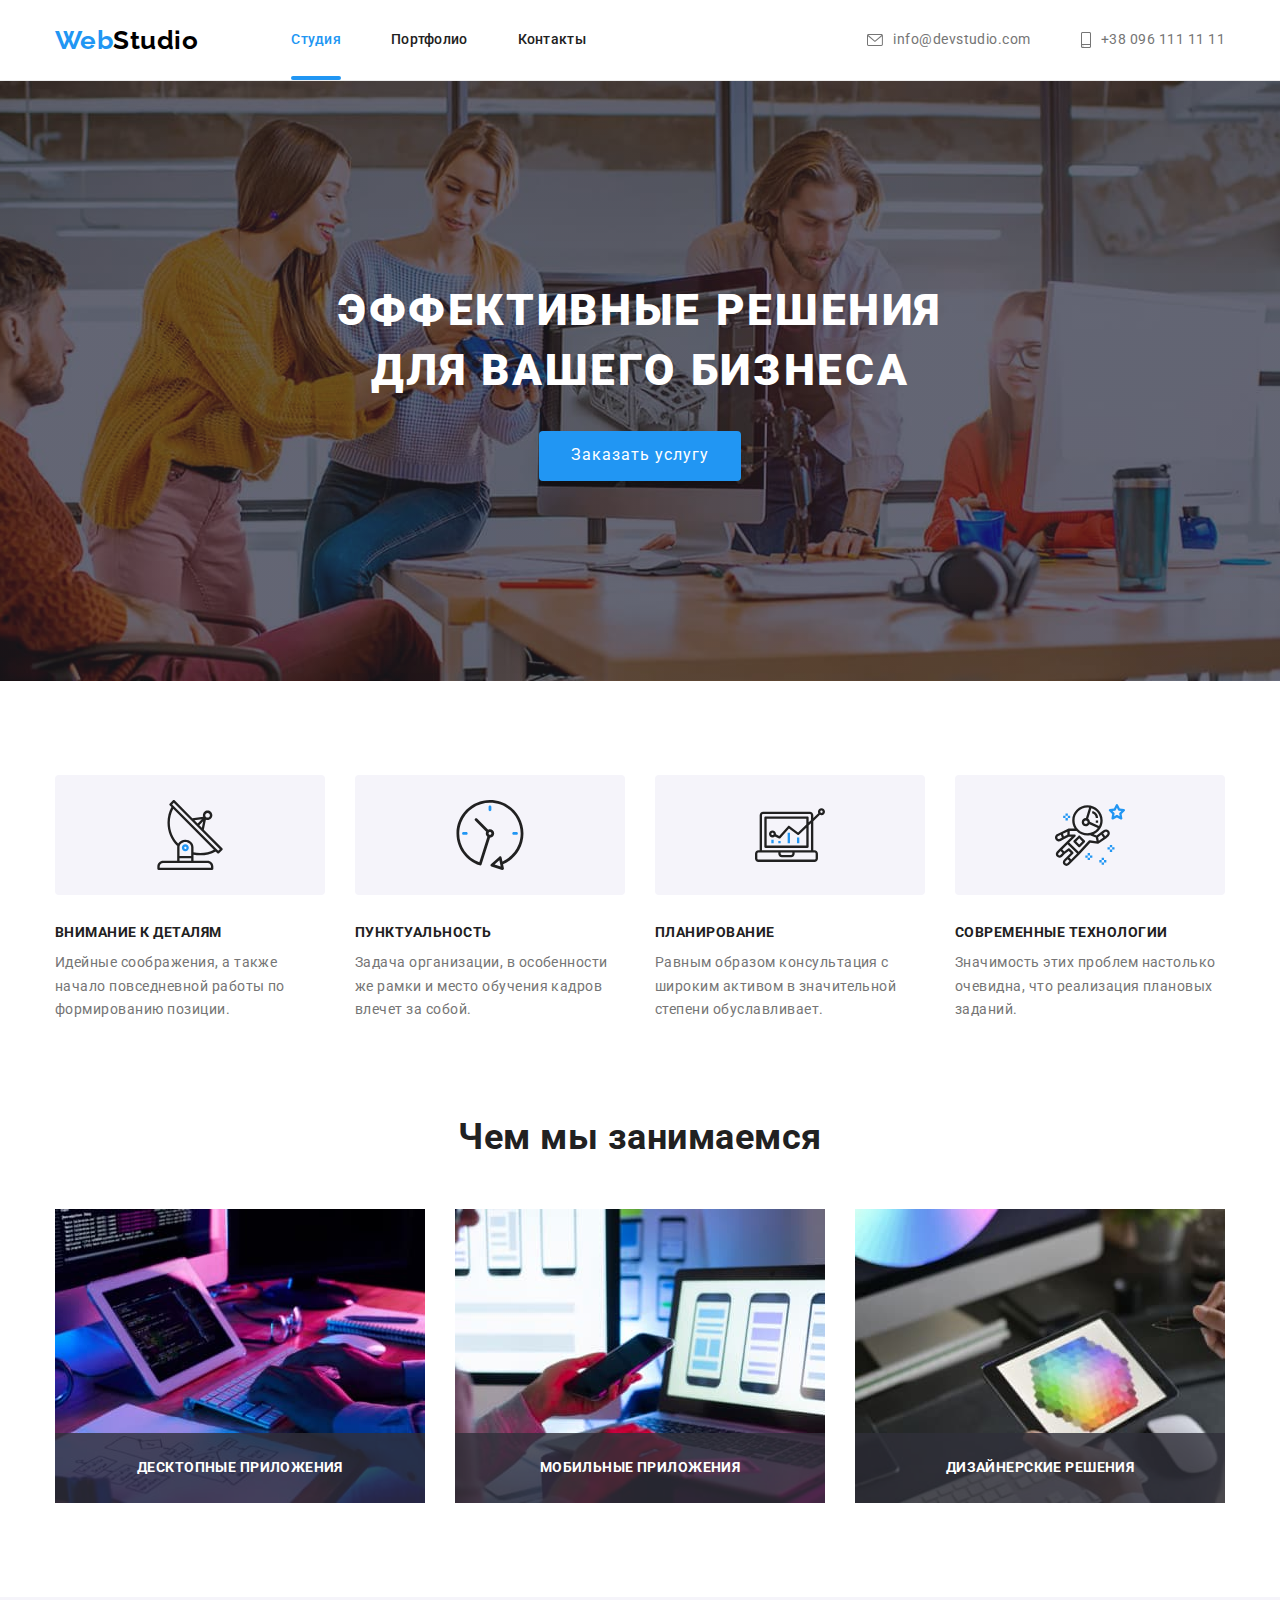
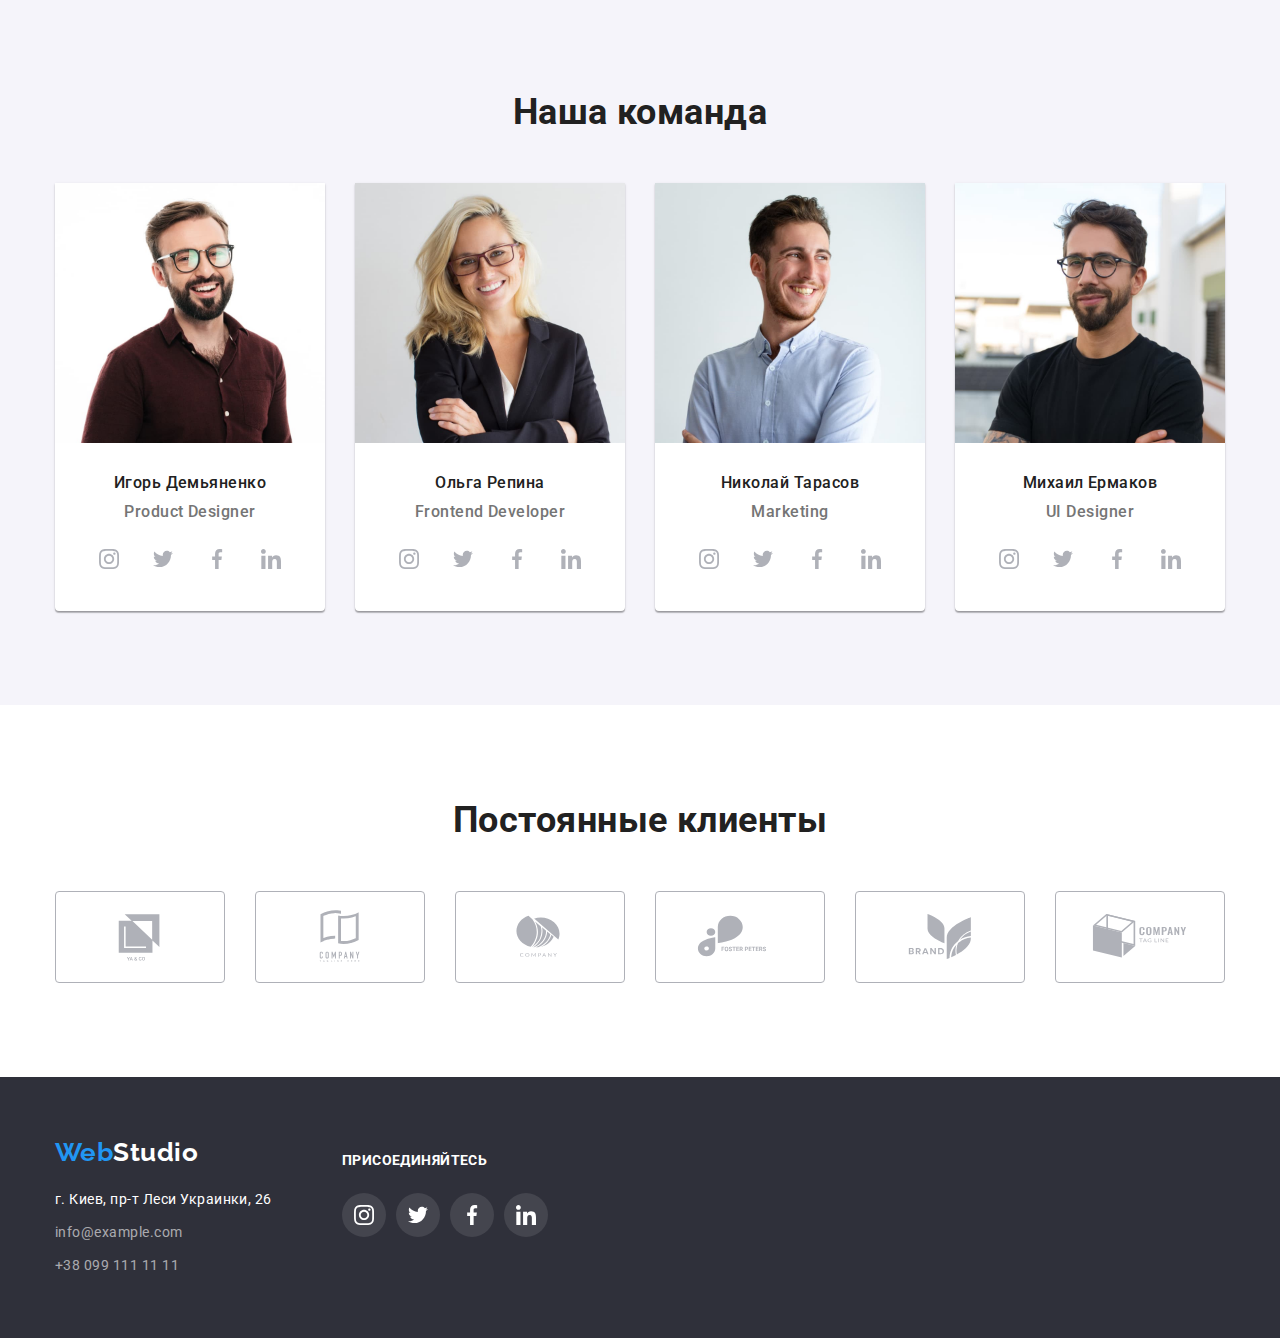
<file: index.html>
<!DOCTYPE html>
<html lang="ru">
  <head>
    <meta charset="UTF-8" />
    <meta http-equiv="X-UA-Compatible" content="IE=edge" />
    <meta name="viewport" content="width=device-width, initial-scale=1.0" />
    <title>Студия</title>
    <link
      rel="stylesheet"
      href="https://cdnjs.cloudflare.com/ajax/libs/modern-normalize/1.1.0/modern-normalize.min.css"
    />
    <link rel="preconnect" href="https://fonts.googleapis.com" />
    <link rel="preconnect" href="https://fonts.gstatic.com" crossorigin />
    <link
      href="https://fonts.googleapis.com/css2?family=Raleway:wght@700&family=Roboto:wght@400;500;700;900&display=swap"
      rel="stylesheet"
    />
    <link
      rel="stylesheet"
      href="https://cdnjs.cloudflare.com/ajax/libs/animate.css/4.1.1/animate.min.css"
    />
    <link rel="stylesheet" href="./css/main.css" />
  </head>
  <body>
    <!--                                                !ШАПКА                                                  -->
    <header class="header">
      <div class="main-nav container">
        <nav class="site-nav">
          <a href="" lang="en" class="logo animate__animated animate__heartBeat"
            ><span class="logo-span">Web</span>Studio</a
          >
          <ul class="nav-list">
            <li class="item">
              <a class="link current" href="./index.html">Студия</a>
            </li>
            <li class="item">
              <a class="link" href="./portfolio.html">Портфолио</a>
            </li>
            <li class="item"><a class="link" href="">Контакты</a></li>
          </ul>
        </nav>
        <div class="mail-tel">
          <a class="link" href="mailto:info@devstudio.com"
            ><svg class="icon-mail" width="16" height="12">
              <use href="./images/icons.svg#icon-envelope"></use></svg
            >info@devstudio.com</a
          >
          <a class="link" href="tel:+380961111111"
            ><svg class="icon-tel" width="10" height="16">
              <use href="./images/icons.svg#icon-smartphone"></use></svg
            >+38 096 111 11 11</a
          >
        </div>
      </div>
    </header>
    <!--                                      !СОДЕРЖИМОЕ СТРАНИЦЫ                                              -->
    <main>
      <!-- Заказать услугу HERO-->
      <section class="hero">
        <div class="container">
          <h1 class="hero-title">Эффективные решения для вашего бизнеса</h1>
          <button type="button" class="hero-button" data-modal-open>
            Заказать услугу
          </button>
        </div>
      </section>
      <!-- Особенности нашей студии -->
      <section class="features section">
        <div class="container">
          <h2 class="section-title visually-hidden">Features</h2>
          <ul class="features-list">
            <li class="item">
              <div class="features-thumb">
                <svg class="icon" width="70" height="70">
                  <use href="./images/icons.svg#icon-antenna"></use>
                </svg>
              </div>
              <h3 class="section-subtitle">Внимание к деталям</h3>
              <p>
                Идейные соображения, а также начало повседневной работы по
                формированию позиции.
              </p>
            </li>
            <li class="item">
              <div class="features-thumb">
                <svg class="icon" width="70" height="70">
                  <use href="./images/icons.svg#icon-clock"></use>
                </svg>
              </div>
              <h3 class="section-subtitle">Пунктуальность</h3>
              <p>
                Задача организации, в особенности же рамки и место обучения
                кадров влечет за собой.
              </p>
            </li>
            <li class="item">
              <div class="features-thumb">
                <svg class="icon" width="70" height="70">
                  <use href="./images/icons.svg#icon-diagram"></use>
                </svg>
              </div>
              <h3 class="section-subtitle">Планирование</h3>
              <p>
                Равным образом консультация с широким активом в значительной
                степени обуславливает.
              </p>
            </li>
            <li class="item">
              <div class="features-thumb">
                <svg class="icon" width="70" height="70">
                  <use href="./images/icons.svg#icon-astronaut"></use>
                </svg>
              </div>
              <h3 class="section-subtitle">Современные технологии</h3>
              <p>
                Значимость этих проблем настолько очевидна, что реализация
                плановых заданий.
              </p>
            </li>
          </ul>
        </div>
      </section>
      <!-- Чем мы занимаемся -->
      <section class="work section">
        <div class="container">
          <h2 class="section-title">Чем мы занимаемся</h2>
          <ul class="work-list">
            <li class="item">
              <img
                src="./images/img1.jpg"
                alt="Десктопные приложения"
                width="370"
                height="294"
              />
              <div class="label">
                <h3>Десктопные приложения</h3>
              </div>
            </li>
            <li class="item">
              <img
                src="./images/img2.jpg"
                alt="Мобильные приложения"
                width="370"
                height="294"
              />
              <div class="label">
                <h3>Мобильные приложения</h3>
              </div>
            </li>
            <li class="item">
              <img
                src="./images/img3.jpg"
                alt="Графический дизайн"
                width="370"
                height="294"
              />
              <div class="label">
                <h3>Дизайнерские решения</h3>
              </div>
            </li>
          </ul>
        </div>
      </section>
      <!-- Наша команда -->
      <section class="team section">
        <div class="container">
          <h2 class="section-title">Наша команда</h2>
          <ul class="team-list">
            <li class="item">
              <img
                src="./images/Игорь.jpg"
                alt="Игорь Демьяненко"
                width="270"
                height="260"
              />
              <div class="item-content">
                <h3 class="team-title">Игорь Демьяненко</h3>
                <p>Product Designer</p>

                <!-- Список соц-сетей -->

                <ul class="social-list">
                  <li class="social-item">
                    <a class="social-link" href="http://">
                      <svg width="20" height="20">
                        <use href="./images/icons.svg#icon-instagram"></use>
                      </svg>
                    </a>
                  </li>
                  <li class="social-item">
                    <a class="social-link" href="http://">
                      <svg class="icon" width="20" height="20">
                        <use href="./images/icons.svg#icon-twitter"></use>
                      </svg>
                    </a>
                  </li>
                  <li class="social-item">
                    <a class="social-link" href="http://">
                      <svg class="icon" width="20" height="20">
                        <use href="./images/icons.svg#icon-facebook"></use>
                      </svg>
                    </a>
                  </li>
                  <li class="social-item">
                    <a class="social-link" href="http://">
                      <svg class="icon" width="20" height="20">
                        <use href="./images/icons.svg#icon-linkedin"></use>
                      </svg>
                    </a>
                  </li>
                </ul>
              </div>
            </li>

            <li class="item">
              <img
                src="./images/Ольга.jpg"
                alt="Ольга Репина"
                width="270"
                height="260"
              />
              <div class="item-content">
                <h3 class="team-title">Ольга Репина</h3>
                <p>Frontend Developer</p>
                <!-- Список соц-сетей -->
                <ul class="social-list">
                  <li class="social-item">
                    <a class="social-link" href="http://">
                      <svg width="20" height="20">
                        <use href="./images/icons.svg#icon-instagram"></use>
                      </svg>
                    </a>
                  </li>
                  <li class="social-item">
                    <a class="social-link" href="http://">
                      <svg class="icon" width="20" height="20">
                        <use href="./images/icons.svg#icon-twitter"></use>
                      </svg>
                    </a>
                  </li>
                  <li class="social-item">
                    <a class="social-link" href="http://">
                      <svg class="icon" width="20" height="20">
                        <use href="./images/icons.svg#icon-facebook"></use>
                      </svg>
                    </a>
                  </li>
                  <li class="social-item">
                    <a class="social-link" href="http://">
                      <svg class="icon" width="20" height="20">
                        <use href="./images/icons.svg#icon-linkedin"></use>
                      </svg>
                    </a>
                  </li>
                </ul>
              </div>
            </li>

            <li class="item">
              <img
                src="./images/Николай.jpg"
                alt="Николай Тарасов"
                width="270"
                height="260"
              />
              <div class="item-content">
                <h3 class="team-title">Николай Тарасов</h3>
                <p>Marketing</p>
                <!-- Список соц-сетей -->
                <ul class="social-list">
                  <li class="social-item">
                    <a class="social-link" href="http://">
                      <svg width="20" height="20">
                        <use href="./images/icons.svg#icon-instagram"></use>
                      </svg>
                    </a>
                  </li>
                  <li class="social-item">
                    <a class="social-link" href="http://">
                      <svg class="icon" width="20" height="20">
                        <use href="./images/icons.svg#icon-twitter"></use>
                      </svg>
                    </a>
                  </li>
                  <li class="social-item">
                    <a class="social-link" href="http://">
                      <svg class="icon" width="20" height="20">
                        <use href="./images/icons.svg#icon-facebook"></use>
                      </svg>
                    </a>
                  </li>
                  <li class="social-item">
                    <a class="social-link" href="http://">
                      <svg class="icon" width="20" height="20">
                        <use href="./images/icons.svg#icon-linkedin"></use>
                      </svg>
                    </a>
                  </li>
                </ul>
              </div>
            </li>

            <li class="item">
              <img
                src="./images/Михаил.jpg"
                alt="Михаил Ермаков"
                width="270"
                height="260"
              />
              <div class="item-content">
                <h3 class="team-title">Михаил Ермаков</h3>
                <p>UI Designer</p>
                <!-- Список соц-сетей -->
                <ul class="social-list">
                  <li class="social-item">
                    <a class="social-link" href="http://">
                      <svg width="20" height="20">
                        <use href="./images/icons.svg#icon-instagram"></use>
                      </svg>
                    </a>
                  </li>
                  <li class="social-item">
                    <a class="social-link" href="http://">
                      <svg class="icon" width="20" height="20">
                        <use href="./images/icons.svg#icon-twitter"></use>
                      </svg>
                    </a>
                  </li>
                  <li class="social-item">
                    <a class="social-link" href="http://">
                      <svg class="icon" width="20" height="20">
                        <use href="./images/icons.svg#icon-facebook"></use>
                      </svg>
                    </a>
                  </li>
                  <li class="social-item">
                    <a class="social-link" href="http://">
                      <svg class="icon" width="20" height="20">
                        <use href="./images/icons.svg#icon-linkedin"></use>
                      </svg>
                    </a>
                  </li>
                </ul>
              </div>
            </li>
          </ul>
        </div>
      </section>
      <!-- Постоянные клиенты -->
      <section class="clients section">
        <div class="container">
          <h2 class="section-title">Постоянные клиенты</h2>
          <ul class="clients-list">
            <li class="item">
              <a class="link" href="http://">
                <svg class="icon" width="106" height="60">
                  <use href="./images/icons.svg#icon-client1"></use>
                </svg>
              </a>
            </li>

            <li class="item">
              <a class="link" href="http://">
                <svg class="icon" width="106" height="60">
                  <use href="./images/icons.svg#icon-client2"></use>
                </svg>
              </a>
            </li>

            <li class="item">
              <a class="link" href="http://">
                <svg class="icon" width="106" height="60">
                  <use href="./images/icons.svg#icon-client3"></use>
                </svg>
              </a>
            </li>

            <li class="item">
              <a class="link" href="http://">
                <svg class="icon" width="106" height="60">
                  <use href="./images/icons.svg#icon-client4"></use>
                </svg>
              </a>
            </li>

            <li class="item">
              <a class="link" href="http://">
                <svg class="icon" width="106" height="60">
                  <use href="./images/icons.svg#icon-client5"></use>
                </svg>
              </a>
            </li>

            <li class="item">
              <a class="link" href="http://">
                <svg class="icon" width="106" height="60">
                  <use href="./images/icons.svg#icon-client6"></use>
                </svg>
              </a>
            </li>
          </ul>
        </div>
      </section>
    </main>
    <!--                                               !ПОДВАЛ                                                   -->
    <footer class="footer">
      <div class="container flexbox">
        <address>
          <a href="" lang="en" class="logo logo-footer"
            ><span class="logo-span">Web</span>Studio</a
          >
          <ul>
            <li class="address">г. Киев, пр-т Леси Украинки, 26</li>

            <li>
              <a href="mailto:info@example.com" class="link"
                >info@example.com</a
              >
            </li>

            <li>
              <a href="tel:+380991111111" class="link">+38 099 111 11 11</a>
            </li>
          </ul>
        </address>
        <div class="attachment">
          <p>присоединяйтесь</p>
          <ul class="attachment-list">
            <li class="social-item">
              <a class="social-link" href="http://">
                <svg class="icon" width="20" height="20">
                  <use href="./images/icons.svg#icon-instagram"></use>
                </svg>
              </a>
            </li>
            <li class="social-item">
              <a class="social-link" href="http://">
                <svg class="icon" width="20" height="20">
                  <use href="./images/icons.svg#icon-twitter"></use>
                </svg>
              </a>
            </li>
            <li class="social-item">
              <a class="social-link" href="http://">
                <svg class="icon" width="20" height="20">
                  <use href="./images/icons.svg#icon-facebook"></use>
                </svg>
              </a>
            </li>
            <li class="social-item">
              <a class="social-link" href="http://">
                <svg class="icon" width="20" height="20">
                  <use href="./images/icons.svg#icon-linkedin"></use>
                </svg>
              </a>
            </li>
          </ul>
        </div>
      </div>
    </footer>
    <!-- МОДАЛЬНОЕ ОКНО -->
    <div class="backdrop is-hidden" data-modal>
      <div class="modal">
        <button class="modal-btn" type="button" data-modal-close>
          <svg class="icon" width="18" height="18">
            <use href="./images/icons.svg#icon-close-btn"></use>
          </svg>
        </button>
      </div>
    </div>
    <script src="./js/modal.js"></script>
  </body>
</html>
</file>
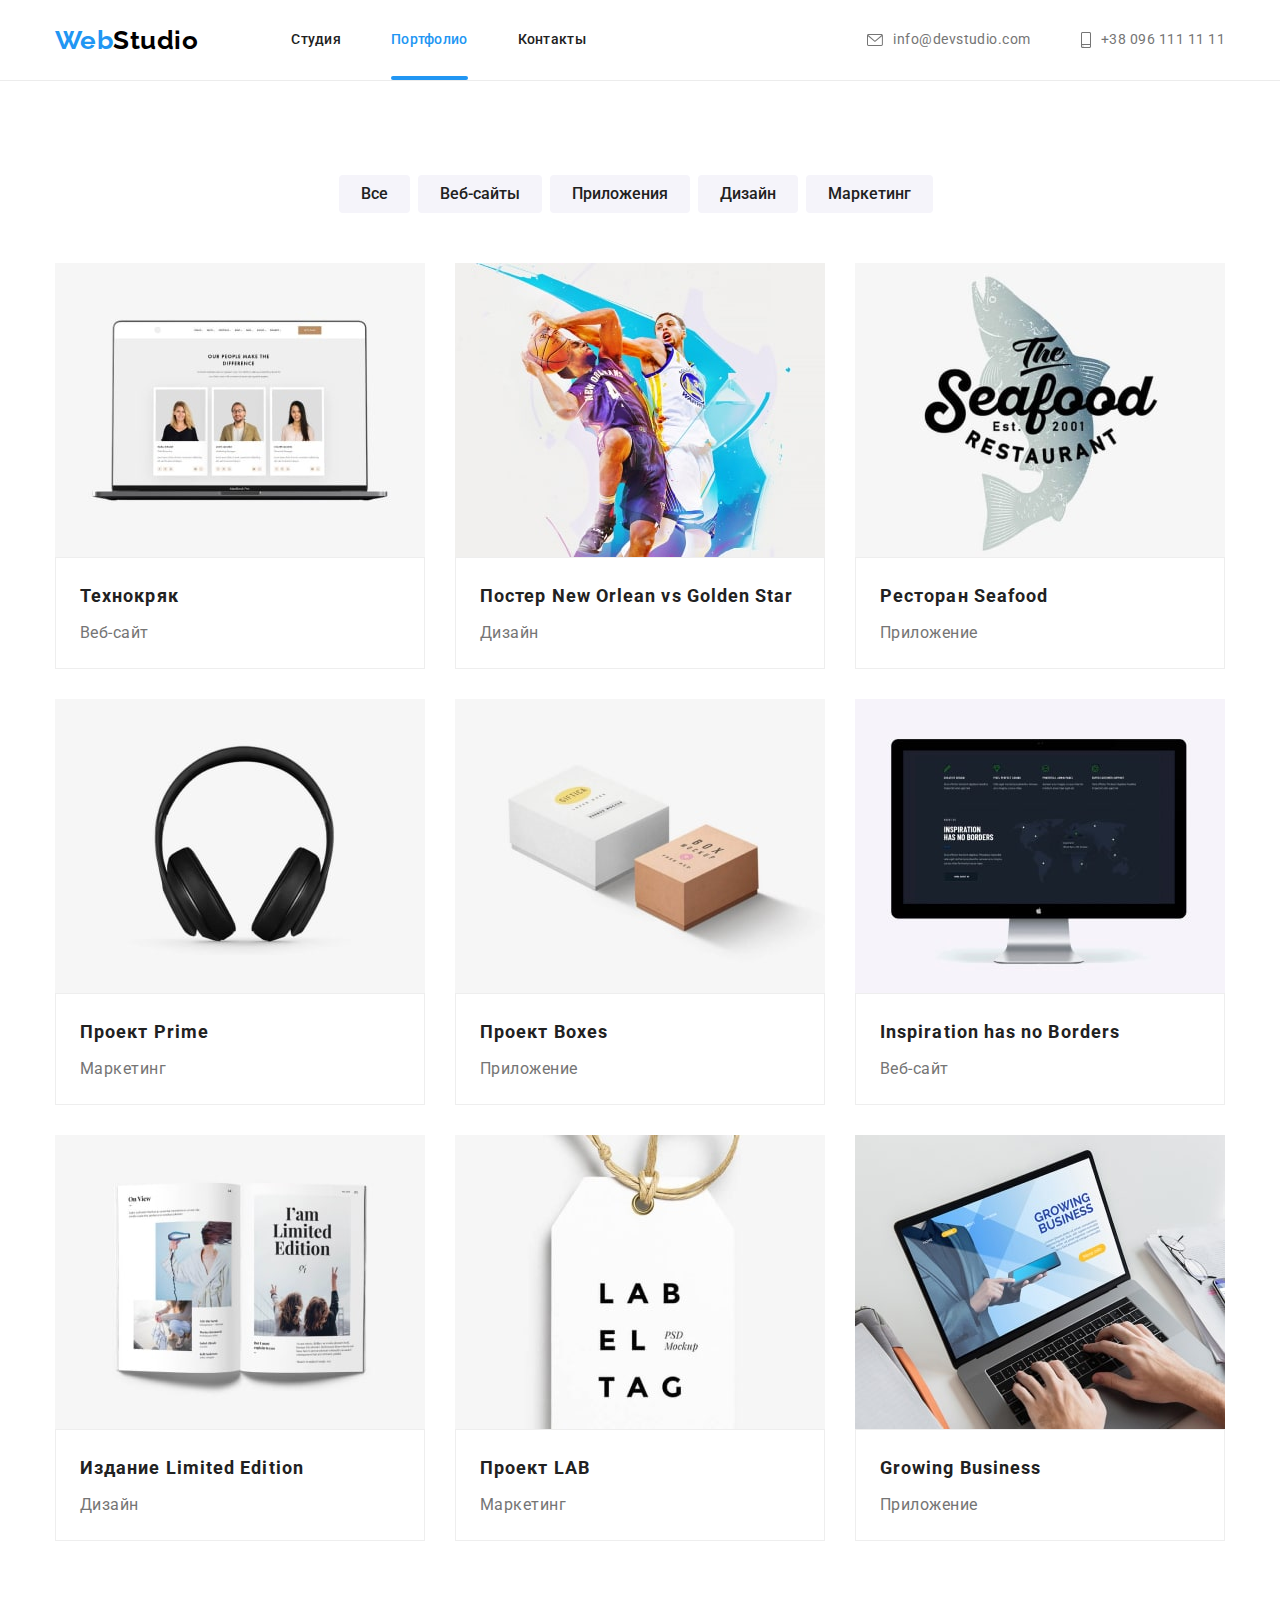
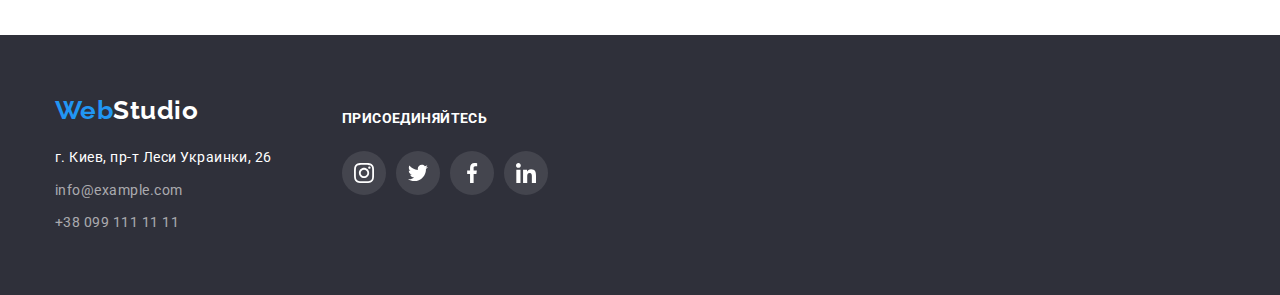
<file: portfolio.html>
<!DOCTYPE html>
<html lang="ru">
  <head>
    <meta charset="UTF-8" />
    <meta http-equiv="X-UA-Compatible" content="IE=edge" />
    <meta name="viewport" content="width=device-width, initial-scale=1.0" />
    <title>Портфолио</title>
    <link
      rel="stylesheet"
      href="https://cdnjs.cloudflare.com/ajax/libs/modern-normalize/1.1.0/modern-normalize.min.css"
    />
    <link rel="preconnect" href="https://fonts.googleapis.com" />
    <link rel="preconnect" href="https://fonts.gstatic.com" crossorigin />
    <link
      href="https://fonts.googleapis.com/css2?family=Raleway:wght@700&family=Roboto:wght@400;500;700;900&display=swap"
      rel="stylesheet"
    />
    <link rel="stylesheet" href="https://cdnjs.cloudflare.com/ajax/libs/animate.css/4.1.1/animate.min.css" />
    <link rel="stylesheet" href="./css/main.css" />
  </head>
  <body>
    <!--                                               !ШАПКА                                                     -->
    <header class="header">
      <div class="main-nav container">
        <nav class="site-nav">
          <a href="" lang="en" class="logo animate__animated animate__lightSpeedInLeft"
            ><span class="logo-span">Web</span>Studio</a
          >
          <ul class="nav-list">
            <li class="item">
              <a class="link" href="./index.html">Студия</a>
            </li>
            <li class="item">
              <a class="link current" href="./portfolio.html">Портфолио</a>
            </li>
            <li class="item"><a class="link" href="">Контакты</a></li>
          </ul>
        </nav>
        <div class="mail-tel">
          <a class="link" href="mailto:info@devstudio.com"
            ><svg class="icon-mail" width="16" height="12">
              <use href="./images/icons.svg#icon-envelope"></use></svg
            >info@devstudio.com</a
          >

          <a class="link" href="tel:+380961111111"
            ><svg class="icon-tel" width="10" height="16">
              <use href="./images/icons.svg#icon-smartphone"></use></svg
            >+38 096 111 11 11</a
          >
        </div>
      </div>
    </header>
    <!--                                      !СОДЕРЖИМОЕ СТРАНИЦЫ                                               -->
    <main>
      <!--filter-list-->
      <section class="portfolio section">
        <div class="container">
          <ul class="filter-list">
            <li><button class="filter-list-btn" type="button">Все</button></li>
            <li>
              <button class="filter-list-btn" type="button">Веб-сайты</button>
            </li>
            <li>
              <button class="filter-list-btn" type="button">Приложения</button>
            </li>
            <li>
              <button class="filter-list-btn" type="button">Дизайн</button>
            </li>
            <li>
              <button class="filter-list-btn" type="button">Маркетинг</button>
            </li>
          </ul>
          <!-- portfolio-list -->
          <h1 class="visually-hidden">Портфолио</h1>
          <ul class="portfolio-list">
            <li class="item">
              <div class="card">
                <img
                  src="./images/1.jpg"
                  alt="Веб-сайт Технокряк"
                  width="370"
                  height="294"
                />
                <div class="description">
                  <p>
                    Технокряк это современная площадка распространения
                    коронавируса. Компании используют эту платформу для
                    цифрового шпионажа и атак на защищённые сервера конкурентов.
                  </p>
                </div>
              </div>
              <div class="item-content">
                <h2>Технокряк</h2>
                <p>Веб-сайт</p>
              </div>
            </li>

            <li class="item">
              <div class="card">
                <img src="./images/2.jpg" alt="Дизайн постера New Orlean vs Golden Star" width="370" height="294" />
                <div class="description">
                  <p>
                    Технокряк это современная площадка распространения
                    коронавируса. Компании используют эту платформу для
                    цифрового шпионажа и атак на защищённые сервера конкурентов.
                  </p>
                </div>
              </div>
              <div class="item-content">
                <h2>Постер New Orlean vs Golden Star</h2>
                <p>Дизайн</p>
              </div>
            </li>

            <li class="item">
              <div class="card">
                <img src="./images/3.jpg" alt="Приложение ресторана Seafood" width="370" height="294" />
                <div class="description">
                  <p>
                    Технокряк это современная площадка распространения
                    коронавируса. Компании используют эту платформу для
                    цифрового шпионажа и атак на защищённые сервера конкурентов.
                  </p>
                </div>
              </div>
              <div class="item-content">
                <h2>Ресторан Seafood</h2>
                <p>Приложение</p>
              </div>
            </li>

            <li class="item">
              <div class="card">
                <img src="./images/4.jpg" alt="Маркетинг проекта Prime" width="370" height="294" />
                <div class="description">
                  <p>
                    Технокряк это современная площадка распространения
                    коронавируса. Компании используют эту платформу для
                    цифрового шпионажа и атак на защищённые сервера конкурентов.
                  </p>
                </div>
              </div>
              <div class="item-content">
                <h2>Проект Prime</h2>
                <p>Маркетинг</p>
              </div>
            </li>

            <li class="item">
              <div class="card">
                <img src="./images/5.jpg" alt="Приложение проекта Boxes" width="370" height="294" />
                <div class="description">
                  <p>
                    Технокряк это современная площадка распространения
                    коронавируса. Компании используют эту платформу для
                    цифрового шпионажа и атак на защищённые сервера конкурентов.
                  </p>
                </div>
              </div>
              <div class="item-content">
                <h2>Проект Boxes</h2>
                <p>Приложение</p>
              </div>
            </li>

            <li class="item">
              <div class="card">
                <img src="./images/6.jpg" alt="Веб-сайт Inspiration has no Borders" width="370" height="294" />
                <div class="description">
                  <p>
                    Технокряк это современная площадка распространения
                    коронавируса. Компании используют эту платформу для
                    цифрового шпионажа и атак на защищённые сервера конкурентов.
                  </p>
                </div>
              </div>
              <div class="item-content">
                <h2>Inspiration has no Borders</h2>
                <p>Веб-сайт</p>
              </div>
            </li>

            <li class="item">
              <div class="card">
                <img src="./images/7.jpg" alt="Дизайн издания Limited Edition" width="370" height="294" />
                <div class="description">
                  <p>
                    Технокряк это современная площадка распространения
                    коронавируса. Компании используют эту платформу для
                    цифрового шпионажа и атак на защищённые сервера конкурентов.
                  </p>
                </div>
              </div>
              <div class="item-content">
                <h2>Издание Limited Edition</h2>
                <p>Дизайн</p>
              </div>
            </li>

            <li class="item">
              <div class="card">
                <img src="./images/8.jpg" alt="Маркетинг проекта LAB" width="370" height="294" />
                <div class="description">
                  <p>
                    Технокряк это современная площадка распространения
                    коронавируса. Компании используют эту платформу для
                    цифрового шпионажа и атак на защищённые сервера конкурентов.
                  </p>
                </div>
              </div>
              <div class="item-content">
                <h2>Проект LAB</h2>
                <p>Маркетинг</p>
              </div>
            </li>

            <li class="item">
              <div class="card">
                <img src="./images/9.jpg" alt="Приложение Growing Business" width="370" height="294" />
                <div class="description">
                  <p>
                    Технокряк это современная площадка распространения
                    коронавируса. Компании используют эту платформу для
                    цифрового шпионажа и атак на защищённые сервера конкурентов.
                  </p>
                </div>
              </div>
              <div class="item-content">
                <h2>Growing Business</h2>
                <p>Приложение</p>
              </div>
            </li>
          </ul>
        </div>
      </section>
    </main>
    <!--                                               !ПОДВАЛ                                                    -->
    <footer class="footer">
      <div class="container flexbox">
        <address>
          <a href="" lang="en" class="logo logo-footer"
            ><span class="logo-span">Web</span>Studio</a
          >
          <ul>
            <li class="address">г. Киев, пр-т Леси Украинки, 26</li>

            <li>
              <a href="mailto:info@example.com" class="link"
                >info@example.com</a
              >
            </li>

            <li>
              <a href="tel:+380991111111" class="link">+38 099 111 11 11</a>
            </li>
          </ul>
        </address>
        <div class="attachment">
          <p>присоединяйтесь</p>
          <ul class="attachment-list">
            <li class="social-item">
              <a class="social-link" href="http://">
                <svg class="icon" width="20" height="20">
                  <use href="./images/icons.svg#icon-instagram"></use>
                </svg>
              </a>
            </li>
            <li class="social-item">
              <a class="social-link" href="http://">
                <svg class="icon" width="20" height="20">
                  <use href="./images/icons.svg#icon-twitter"></use>
                </svg>
              </a>
            </li>
            <li class="social-item">
              <a class="social-link" href="http://">
                <svg class="icon" width="20" height="20">
                  <use href="./images/icons.svg#icon-facebook"></use>
                </svg>
              </a>
            </li>
            <li class="social-item">
              <a class="social-link" href="http://">
                <svg class="icon" width="20" height="20">
                  <use href="./images/icons.svg#icon-linkedin"></use>
                </svg>
              </a>
            </li>
          </ul>
        </div>
      </div>
    </footer>
  </body>
</html>
</file>
<file: css/main.css>
:root {
  --main-text-color: #757575;
  --accent-color: #2196f3;
  --title-text-color: #212121;
  --main-bg-color: #ffffff;
  --second-bg-color: #f5f4fa;
  --accent-bg-color: #2f303a;
  --card-set-gap: 30px;
}

body {
  background: var(--main-bg-color);
  color: #757575;
  font-family: 'Roboto', sans-serif;
  letter-spacing: 0.03em;
}

/* Убирает точечки в списке  и вертикальные отступы*/
ul {
  list-style: none;
  margin-top: 0;
  margin-bottom: 0;
  padding: 0;
}
h1,
h2,
h3,
h4,
h5,
h6,
p {
  margin: 0;
}

/* ..КАРТИНКИ делаем блочными и отзывчивыми.. */
img {
  display: block;
  max-width: 100%;
}

/* Убирает подчеркивание ссылкам */
a {
  text-decoration: none;
}

/* Скрываем ненужные заголовки*/

.visually-hidden {
  position: absolute;
  clip: rect(0 0 0 0);
  width: 1px;
  height: 1px;
  margin: -1px;
}

/** .........КОНТЕЙНЕР........... */

.container {
  width: 1200px;
  padding-left: 15px;
  padding-right: 15px;
  margin: 0 auto;
}

/* .....Общий стиль секциям и заголовкам..... */
.section {
  padding-top: 94px;
  padding-bottom: 94px;
}

.section-title {
  margin-bottom: 50px;
  color: var(--title-text-color);
  font-weight: 700;
  font-size: 36px;
  line-height: 1.17;
}

.section-subtitle {
  margin-bottom: 10px;
  color: var(--title-text-color);
  font-weight: 700;
  font-size: 14px;
  line-height: 1.14;
  text-transform: uppercase;
}

/*                   !H E A D E R                    */

.header {
  border-bottom: 1px solid #ececec;
}

/**     .................ЛОГОТИП ................    */

.logo {
  display: inline-block;
  margin-right: 93px;
  font-family: 'Raleway', sans-serif;
  color: #000000;
  font-weight: 700;
  font-size: 26px;
  line-height: 1.19;
}

.logo-span {
  color: var(--accent-color);
}

/*                ....Навигация сайта                 */
.main-nav {
  display: flex;
  align-items: center;
}

.main-nav .link {
  transition-property: color, fill;
  transition-duration: 250ms;
  transition-timing-function: cubic-bezier(0.4, 0, 0.2, 1);
}

.main-nav .link:hover,
.main-nav .link:focus {
  color: var(--accent-color);
  fill: var(--accent-color);
}

.site-nav {
  display: flex;
  align-items: center;
}

.nav-list {
  display: flex;
}

.nav-list > .item + .item {
  margin-left: 50px;
}

.nav-list .item {
  position: relative;
}

.nav-list .link {
  display: block;
  padding-top: 32px;
  padding-bottom: 32px;
  color: var(--title-text-color);
  font-weight: 500;
  font-size: 14px;
  line-height: 1.14;
  letter-spacing: 0.02em;
}

.nav-list .link::after {
  content: '';
  position: absolute;
  top: 100%;
  transform: translateY(-100%);
  width: 100%;
  height: 4px;
  display: block;
  background: #2196f3;
  border-radius: 2px;

  opacity: 0;
  transition: opacity 250ms cubic-bezier(0.4, 0, 0.2, 1);
}

.nav-list .link.current::after {
  opacity: 1;
}

.mail-tel {
  display: flex;
  align-items: center;
  margin-left: auto;
}

.mail-tel > .link {
  display: inline-flex;
  align-items: center;
  padding-top: 32px;
  padding-bottom: 32px;
  font-size: 14px;
  line-height: 1.14;
  color: var(--main-text-color);
  fill: var(--main-text-color);
}

.mail-tel > .link:not(:last-child) {
  margin-right: 50px;
}

.nav-list .link.current {
  color: var(--accent-color);
}

.icon-mail,
.icon-tel {
  margin-right: 10px;
}

/*           !M A I N             */

/**            HERO                 */

.hero {
  padding-top: 200px;
  padding-bottom: 200px;
  text-align: center;
  background-image: linear-gradient(rgba(47, 48, 58, 0.4), rgba(47, 48, 58, 0.4)),
    url(../images/hero.jpg);
  background-color: var(--accent-bg-color);
  background-repeat: no-repeat;
  background-position: center;
}

.hero-title {
  width: 696px;
  margin-bottom: 30px;
  margin-left: auto;
  margin-right: auto;
  color: var(--main-bg-color);
  font-weight: 900;
  font-size: 44px;
  line-height: 1.36;
  letter-spacing: 0.06em;
  text-transform: uppercase;
}

.hero-button {
  min-width: 200px;
  height: 50px;
  padding: 10px 32px;
  color: var(--main-bg-color);
  background-color: var(--accent-color);
  letter-spacing: 0.06em;
  border: 0 solid transparent;
  box-shadow: 0px 4px 4px rgba(0, 0, 0, 0.15);
  border-radius: 4px;
  cursor: pointer;

  transition: background-color 250ms cubic-bezier(0.4, 0, 0.2, 1);
}

.hero-button:hover,
.hero-button:focus {
  background-color: #188ce8;
}

/*              Features                  */

.features {
  padding-bottom: 47px;
}

.features-list {
  display: flex;
  justify-content: space-between;
}

.features-thumb {
  width: 270px;
  height: 120px;
  display: flex;
  justify-content: center;
  align-items: center;
  margin-bottom: 30px;
  background: #f5f4fa;
  border-radius: 4px;
}

.features-list > .item:not(:last-child) {
  margin-right: var(--card-set-gap);
}

.features p {
  color: var(--main-text-color);
  font-size: 14px;
  line-height: 1.71;
}

/*             Чем мы занимаемся                */
.work {
  padding-top: 47px;
  text-align: center;
}

.work-list {
  display: flex;
}

.work-list > .item:not(:last-child) {
  margin-right: var(--card-set-gap);
}

.work-list > .item {
  position: relative;
}

.label {
  position: absolute;
  top: 100%;
  transform: translateY(-100%);
  width: 100%;
  height: 70px;
  background: rgba(47, 48, 58, 0.8);
}

.label h3 {
  padding-top: 27px;
  font-weight: bold;
  font-size: 14px;
  line-height: 1.14;
  text-align: center;
  letter-spacing: 0.03em;
  text-transform: uppercase;
  color: #ffffff;
}

/*                Наша команда                    */
.team {
  text-align: center;
  background-color: var(--second-bg-color);
  color: var(--title-text-color);
  font-weight: 500;
  font-size: 16px;
  line-height: 1.19;
}

.team-title {
  font-weight: 500;
  font-size: 16px;
  line-height: 1.19;
  color: var(--title-text-color);
}

.team-list {
  display: flex;
  flex-wrap: wrap;
  margin-left: calc(-1 * var(--card-set-gap));
  margin-top: calc(-1 * var(--card-set-gap));
}

.team-list > .item {
  flex-basis: calc(100% / 4 - 30px);
  margin-left: var(--card-set-gap);
  margin-top: var(--card-set-gap);
  text-align: center;
  background-color: var(--main-bg-color);
  box-shadow: 0px 1px 3px rgba(0, 0, 0, 0.12), 0px 1px 1px rgba(0, 0, 0, 0.14),
    0px 2px 1px rgba(0, 0, 0, 0.2);
  border-radius: 0px 0px 4px 4px;

  transition: box-shadow 250ms cubic-bezier(0.4, 0, 0.2, 1);
}

.team-list > .item:hover,
.team-list > .item:focus {
  box-shadow: 0px 4px 4px rgba(0, 0, 0, 0.25), 0px 1px 1px rgba(0, 0, 0, 0.14),
    0px 2px 1px rgba(0, 0, 0, 0.2);
}

.team-list .item-content {
  padding-top: 30px;
  padding-bottom: 30px;
}

.team-list p {
  margin-top: 10px;
  color: var(--main-text-color);
  font-size: 16px;
  line-height: 1.19;
}

.social-list {
  display: inline-flex;
  justify-content: space-between;
  margin-top: 16px;
}

.social-item {
  width: 44px;
  height: 44px;
}

.social-item:not(:last-child) {
  margin-right: 10px;
}

.social-link {
  width: 100%;
  height: 100%;
  display: flex;
  justify-content: center;
  align-items: center;
  border-radius: 50%;
  fill: #afb1b8;
  background-color: #ffffff;
  transition-property: box-shadow, background-color, fill;
  transition-duration: 1000ms;
  transition-timing-function: cubic-bezier(0.4, 0, 0.2, 1);
}

.social-link:hover,
.social-link:focus {
  box-shadow: 0px 4px 4px rgba(0, 0, 0, 0.25);
  background-color: var(--accent-color);
  fill: #ffffff;
}

/*...... Постоянные клиенты........ */

.clients {
  text-align: center;
}

.clients-list {
  display: flex;
}

.clients-list .item {
  width: 170px;
  height: 92px;
}

.clients-list > .item:not(:last-child) {
  margin-right: 30px;
}

.clients-list .link {
  width: 100%;
  height: 100%;
  display: flex;
  justify-content: center;
  align-items: center;
  border: 1px solid #afb1b8;
  box-sizing: border-box;
  border-radius: 4px;
  fill: #afb1b8;

  transition-property: border, fill;
  transition-duration: 250ms;
  transition-timing-function: cubic-bezier(0.4, 0, 0.2, 1);
}

.clients-list .link:hover,
.clients-list .link:focus {
  border: 1px solid var(--accent-color);
  fill: var(--accent-color);
}

.clients-list .icon {
  transition: transform 500ms cubic-bezier(0.4, 0, 0.2, 1);
}

.clients-list .item:hover .icon {
  transform: rotateY(360deg);
}

/**                  filter-list                   */

.filter-list {
  display: flex;
  justify-content: center;
  margin-bottom: 50px;
}

.filter-list-btn {
  padding: 6px 22px;
  margin-right: 8px;
  text-align: center;
  color: var(--title-text-color);
  font-weight: 500;
  font-size: 16px;
  line-height: 1.62;
  background-color: var(--second-bg-color);
  border: hidden;
  border-radius: 4px;
  cursor: pointer;

  transition-property: color, background-color, box-shadow;
  transition-duration: 250ms;
  transition-timing-function: cubic-bezier(0.4, 0, 0.2, 1);
}

.filter-list-btn:hover,
.filter-list-btn:focus {
  color: var(--main-bg-color);
  background-color: var(--accent-color);
  box-shadow: 0px 3px 1px rgba(0, 0, 0, 0.1), 0px 1px 2px rgba(0, 0, 0, 0.08),
    0px 2px 2px rgba(0, 0, 0, 0.12);
}

/**                  portfolio-list                    */

.portfolio-list {
  display: flex;
  flex-wrap: wrap;
  margin-left: calc(-1 * var(--card-set-gap));
  margin-top: calc(-1 * var(--card-set-gap));
}

.portfolio-list > .item {
  flex-basis: calc(100% / 3 - 30px);
  margin-left: var(--card-set-gap);
  margin-top: var(--card-set-gap);
  cursor: pointer;
  transition: box-shadow 250ms cubic-bezier(0.4, 0, 0.2, 1);
}
.portfolio-list .item:hover,
.portfolio-list .item:focus {
  box-shadow: 0px 1px 1px rgba(0, 0, 0, 0.12), 0px 4px 4px rgba(0, 0, 0, 0.06),
    1px 4px 6px rgba(0, 0, 0, 0.16);
}

.portfolio-list .item-content {
  padding: 20px 24px 20px 24px;
  border: 1px solid #eeeeee;
}

.portfolio-list h2 {
  margin-bottom: 4px;
  color: var(--title-text-color);
  font-weight: 700;
  font-size: 18px;
  line-height: 2;
  letter-spacing: 0.06em;
}

.portfolio-list p {
  font-size: 16px;
  line-height: 1.87;
}

.card {
  position: relative;
  overflow: hidden;
}

.description {
  position: absolute;
  top: 100%;
  left: 0;
  width: 100%;
  height: 100%;
  background-color: rgba(33, 150, 243, 0.9);
  opacity: 0;

  transition-property: opacity, transform;
  transition-duration: 250ms;
  transition-timing-function: cubic-bezier(0.4, 0, 0.2, 1);
}

.portfolio-list .item:hover .description,
.portfolio-list .item:focus .description {
  opacity: 1;
  transform: translateY(-100%);
}

.description p {
  padding: 63px 24px;
  font-weight: normal;
  font-size: 18px;
  line-height: 1.56;
  letter-spacing: 0.03em;
  color: #ffffff;
}

/*             !F o o t e r             */
.flexbox {
  display: flex;
}

.footer {
  padding-top: 60px;
  padding-bottom: 60px;
  background-color: var(--accent-bg-color);
}

.logo-footer {
  display: inline-block;
  margin-bottom: 20px;
  font-style: normal;
  color: var(--main-bg-color);
}

.address {
  margin-right: 70px;
  color: #ffffff;
  font-style: normal;
  font-size: 14px;
  line-height: 1.71;
}

.footer .link {
  display: block;
  margin-top: 9px;
  font-style: normal;
  font-size: 14px;
  line-height: 1.71;
  color: rgba(255, 255, 255, 0.6);
}

.attachment {
  padding-top: 12px;
}

.attachment p {
  margin-bottom: 20px;
  font-weight: bold;
  font-size: 14px;
  line-height: 1.71;
  letter-spacing: 0.03em;
  text-transform: uppercase;
  color: #ffffff;
}

.attachment-list {
  display: inline-flex;
  width: 206px;
  justify-content: space-between;
  fill: #ffffff;
}

.attachment-list .social-link {
  width: 44px;
  height: 44px;
  display: flex;
  justify-content: center;
  align-items: center;
  border-radius: 50%;
  fill: #ffffff;
  background-color: rgba(255, 255, 255, 0.1);
}
.attachment-list .social-link:hover,
.attachment-list .social-link:focus {
  background-color: var(--accent-color);
}

/* *МОДАЛЬНОЕ  ОКНО* */

.backdrop {
  position: fixed;
  top: 0;
  left: 0;
  width: 100%;
  height: 100%;
  background: rgba(0, 0, 0, 0.2);

  opacity: 1;
  visibility: visible;
  transition: opacity 250ms cubic-bezier(0.4, 0, 0.2, 1),
    visibility 1000ms cubic-bezier(0.4, 0, 0.2, 1);
}

.backdrop.is-hidden {
  opacity: 0;
  visibility: hidden;
  pointer-events: none;
}

.modal {
  position: absolute;
  top: 50%;
  left: 50%;
  min-width: 528px;
  min-height: 581px;
  background-color: #fff;

  transform: translate(-50%, -50%) scale(1);
  transition: transform 250ms cubic-bezier(0.4, 0, 0.2, 1);
}

.backdrop.is-hidden .modal {
  transform: translate(-50%, -50%) scale(2);
}

.modal-btn {
  position: absolute;
  top: 8px;
  right: 8px;
  display: flex;
  justify-content: center;
  align-items: center;
  width: 30px;
  height: 30px;
  border-radius: 50%;
  background: #ffffff;
  border: 1px solid rgba(0, 0, 0, 0.1);
  box-sizing: border-box;
}

.modal-btn:hover,
.modal-btn:focus {
  border: 1px solid var(--accent-color);
}
</file>
